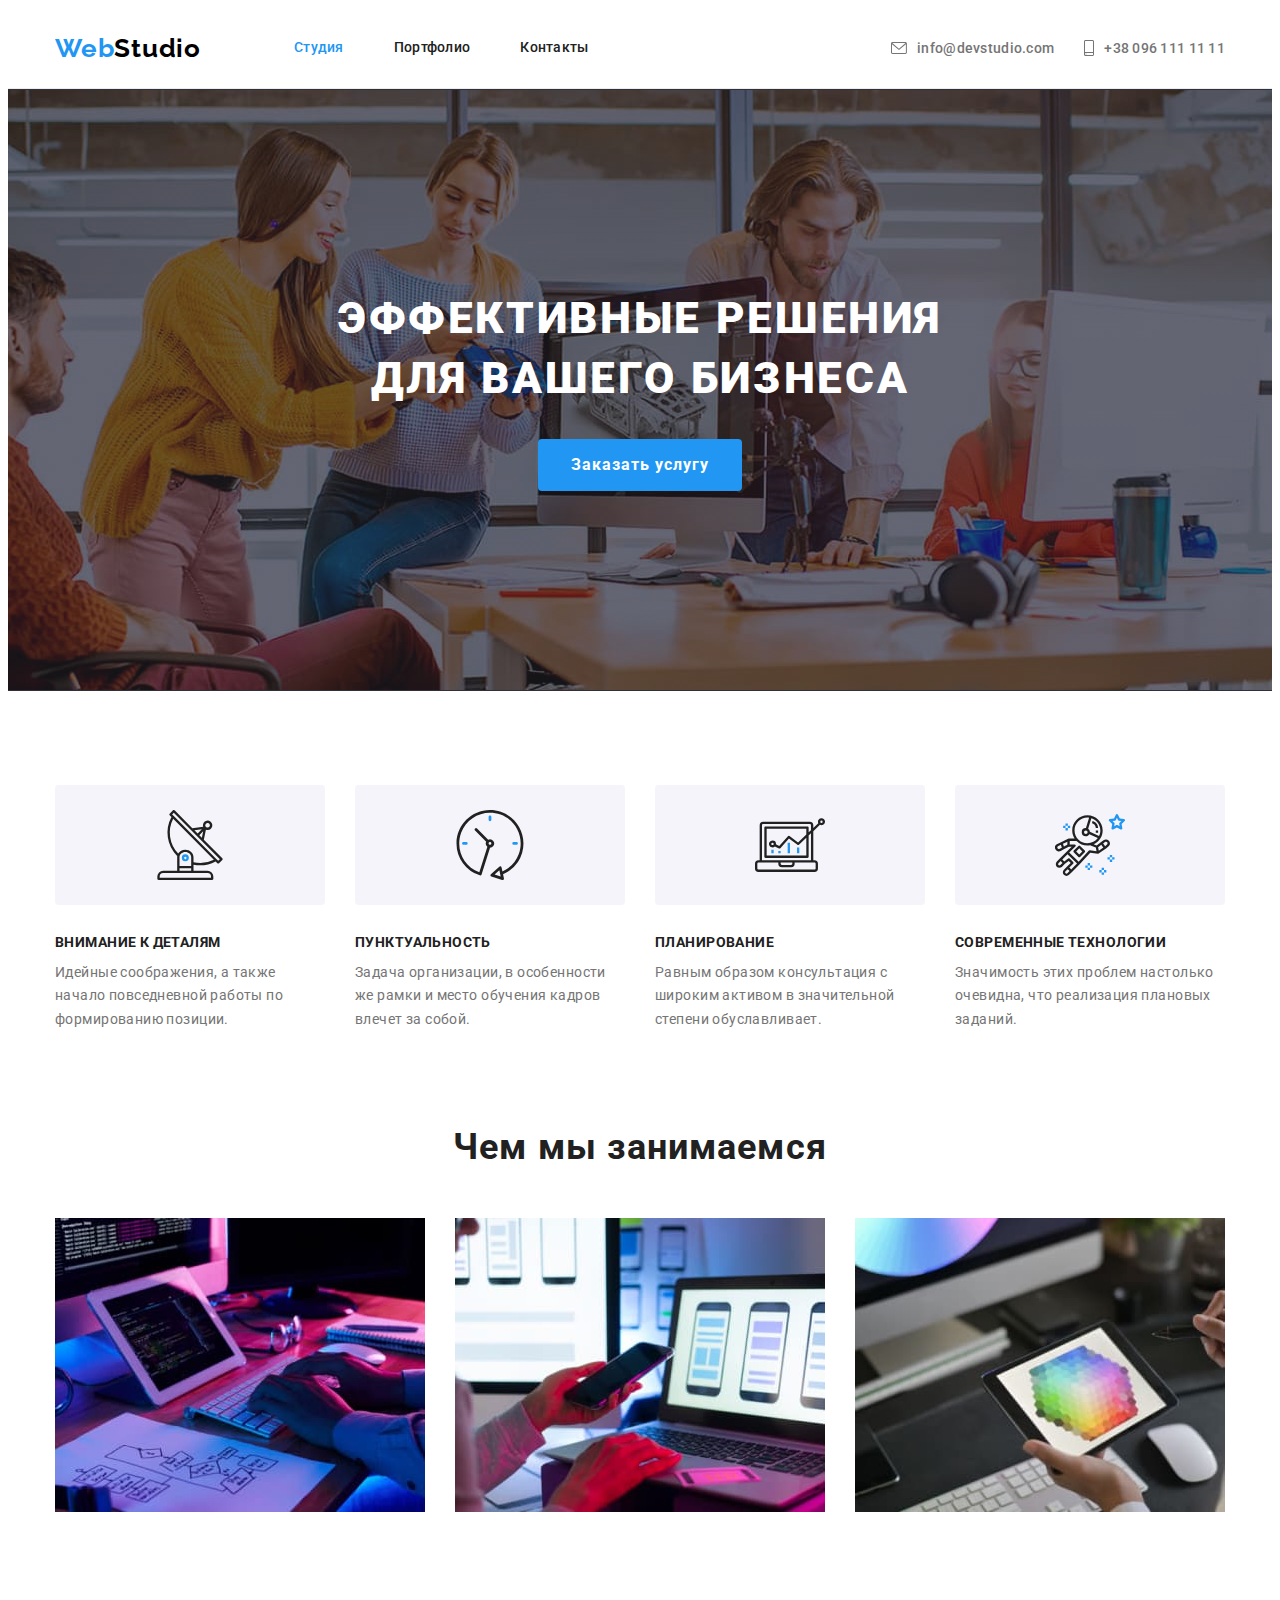
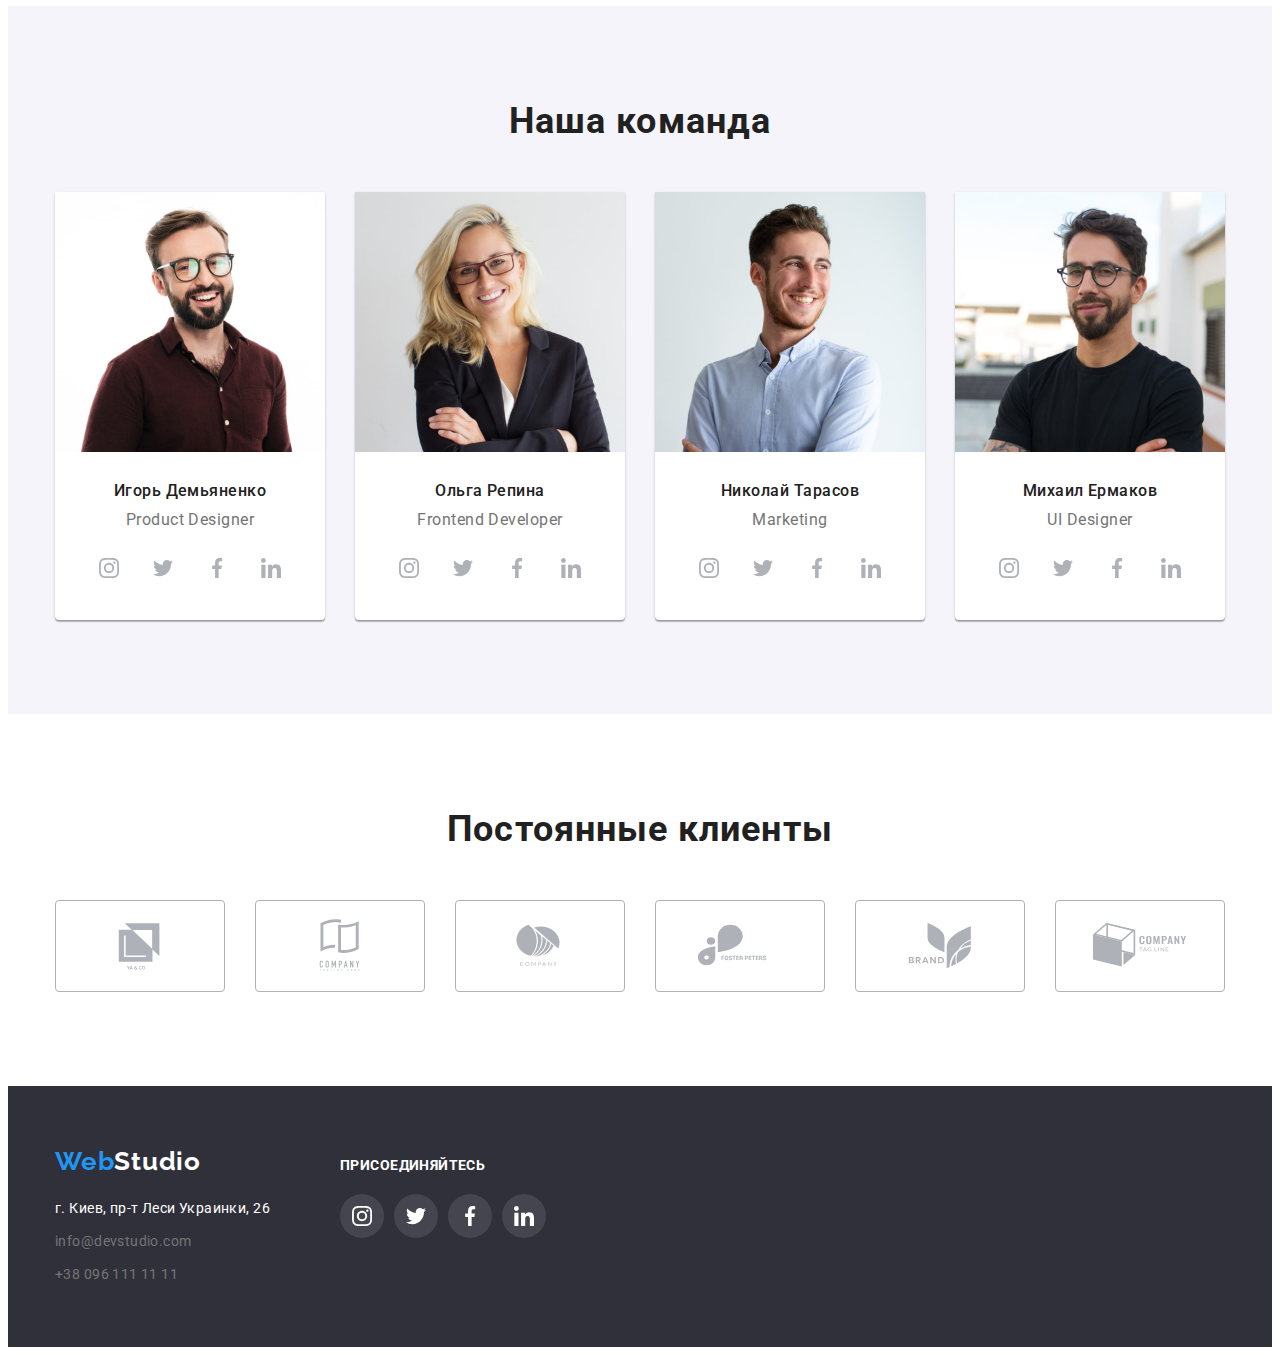
<file: index.html>
<!DOCTYPE html>
<html lang="ru">
  <head>
    <meta charset="UTF-8" />
    <meta http-equiv="X-UA-Compatible" content="IE=edge" />
    <meta name="viewport" content="width=device-width, initial-scale=1.0" />
    <title>WebStudio</title>
    <link rel="preconnect" href="https://fonts.googleapis.com" />
    <link rel="preconnect" href="https://fonts.gstatic.com" crossorigin />
    <link
      href="https://fonts.googleapis.com/css2?family=Raleway:wght@700&family=Roboto:wght@400;500;700;900&display=swap"
      rel="stylesheet"
    />
    <link
      rel="stylesheet"
      href="https://cdnjs.cloudflare.com/ajax/libs/modern-normalize/1.1.0/modern-normalize.min.css"
      integrity="sha512-wpPYUAdjBVSE4KJnH1VR1HeZfpl1ub8YT/NKx4PuQ5NmX2tKuGu6U/JRp5y+Y8XG2tV+wKQpNHVUX03MfMFn9Q=="
      crossorigin="anonymous"
      referrerpolicy="no-referrer"
    />
    <link rel="stylesheet" href="./css/styles.css" />
  </head>
  <body>
    <header class="page-header">
      <div class="container">
        <div class="container-head">
          <div class="nav-container">
            <a class="link logo" href="index.html"
              >Web<span class="accent-top">Studio</span></a
            >
            <nav>
              <ul class="list header-list">
                <li class="header-item">
                  <a class="link header-link current" href="">Студия</a>
                </li>
                <li class="header-item">
                  <a class="link header-link" href="./portfolio.html"
                    >Портфолио</a
                  >
                </li>
                <li class="header-item">
                  <a class="link header-link" href="">Контакты</a>
                </li>
              </ul>
            </nav>
          </div>

          <ul class="list header-connect">
            <li class="header-item">
              <a
                class="link header-link set-link"
                href="mailto:info@devstudio.com"
              >
                <svg class="connect-icon" width="16" height="12">
                  <use href="./images/icons.svg#icon-mail-logo"></use>
                </svg>
                info@devstudio.com</a
              >
            </li>
            <li class="header-item">
              <a class="link header-link set-link" href="tel:+380961111111">
                <svg class="connect-icon" width="10" height="16">
                  <use href="./images/icons.svg#icon-smartphone"></use>
                </svg>
                +38 096 111 11 11</a
              >
            </li>
          </ul>
        </div>
      </div>
    </header>

    <!--section hero-->
    <main>
      <section class="hero">
        <div class="container-hero">
          <h1 class="hero-title">
            Эффективные решения <br />
            для вашего бизнеса
          </h1>
          <button type="button" class="hero-button">Заказать услугу</button>
        </div>
      </section>
      <!--section services-->
      <section class="section">
        <div class="container">
          <h2 class="visually-hidden">Особенности</h2>
          <ul class="list card-set">
            <li class="item services-item details-icon">
              <h3 class="services-title">Внимание к деталям</h3>
              <p class="services-pre-title">
                Идейные соображения, а также начало повседневной работы по
                формированию позиции.
              </p>
            </li>
            <li class="item services-item punctual-icon">
              <h3 class="services-title">Пунктуальность</h3>
              <p class="services-pre-title">
                Задача организации, в особенности же рамки и место обучения
                кадров влечет за собой.
              </p>
            </li>
            <li class="item services-item plan-icon">
              <h3 class="services-title">Планирование</h3>
              <p class="services-pre-title">
                Равным образом консультация с широким активом в значительной
                степени обуславливает.
              </p>
            </li>
            <li class="item services-item technology-icon">
              <h3 class="services-title">Современные технологии</h3>
              <p class="services-pre-title">
                Значимость этих проблем настолько очевидна, что реализация
                плановых заданий.
              </p>
            </li>
          </ul>
        </div>
      </section>
      <!-- section what are we doing-->
      <section class="section doing">
        <div class="container">
          <h2 class="section-title">Чем мы занимаемся</h2>
          <ul class="list card-set">
            <li class="item doing-item">
              <img
                src="./images/keyboard-img.jpg"
                alt="разработка программного обеспечения"
                width="370"
                height="294"
              />
            </li>
            <li class="item doing-item">
              <img
                src="./images/notebook-img.jpg"
                alt="написание мобильного дизайна"
                width="370"
                height="294"
              />
            </li>
            <li class="item doing-item">
              <img
                src="./images/tablet-img.jpg"
                alt="подбор цветовых гамм для ваших проектов"
                width="370"
                height="294"
              />
            </li>
          </ul>
        </div>
      </section>
      <!--section our team-->
      <section class="section team">
        <div class="container">
          <h2 class="section-title">Наша команда</h2>
          <ul class="list card-set">
            <li class="item team-item">
              <img
                src="./images/product-designer-img.jpg"
                alt="Игорь Демьяненко - Product Designer"
                width="270"
                height="260"
              />
              <div class="card-title">
                <h3 class="team-pre-title">Игорь Демьяненко</h3>
                <p class="team-post">Product Designer</p>
                <ul class="list social-card">
                  <li class="social-item">
                    <a
                      class="link social-card-link"
                      href="https://www.instagram.com"
                      target="_blank"
                      rel="noopener noreferrer"
                    >
                      <svg
                        class="icon-card-social"
                        width="20"
                        height="20"
                        aria-label="instagram"
                      >
                        <use href="./images/icons.svg#icon-instagram-2"></use>
                      </svg>
                    </a>
                  </li>
                  <li class="social-item">
                    <a
                      class="link social-card-link"
                      href="https://twitter.com"
                      target="_blank"
                      rel="noopener noreferrer"
                    >
                      <svg
                        class="icon-card-social"
                        width="20"
                        height="20"
                        aria-label="twitter"
                      >
                        <use
                          href="./images/icons.svg#icon-twitter-1"
                        ></use></svg
                    ></a>
                  </li>
                  <li class="social-item">
                    <a
                      class="link social-card-link"
                      href="https://www.facebook.com/"
                      target="_blank"
                      rel="noopener noreferrer"
                    >
                      <svg
                        class="icon-social"
                        width="20"
                        height="20"
                        aria-label="facebook"
                      >
                        <use
                          href="./images/icons.svg#icon-facebook-1"
                        ></use></svg
                    ></a>
                  </li>
                  <li class="social-item">
                    <a
                      class="link social-card-link"
                      href="https://ru.linkedin.com/"
                      target="_blank"
                      rel="noopener noreferrer"
                    >
                      <svg
                        class="icon-social"
                        width="20"
                        height="20"
                        aria-label="linkedin"
                      >
                        <use
                          href="./images/icons.svg#icon-linkedin-1"
                        ></use></svg
                    ></a>
                  </li>
                </ul>
              </div>
            </li>
            <li class="item team-item">
              <img
                src="./images/frontend-developer-img.jpg"
                alt="Ольга Репина - Frontend Developer"
                width="270"
                height="260"
              />
              <div class="card-title">
                <h3 class="team-pre-title">Ольга Репина</h3>
                <p class="team-post">Frontend Developer</p>
                <ul class="list social-card">
                  <li class="social-item">
                    <a
                      class="link social-card-link"
                      href="https://www.instagram.com"
                      target="_blank"
                      rel="noopener noreferrer"
                    >
                      <svg
                        class="icon-card-social"
                        width="20"
                        height="20"
                        aria-label="instagram"
                      >
                        <use href="./images/icons.svg#icon-instagram-2"></use>
                      </svg>
                    </a>
                  </li>
                  <li class="social-item">
                    <a
                      class="link social-card-link"
                      href="https://twitter.com"
                      target="_blank"
                      rel="noopener noreferrer"
                    >
                      <svg
                        class="icon-card-social"
                        width="20"
                        height="20"
                        aria-label="twitter"
                      >
                        <use
                          href="./images/icons.svg#icon-twitter-1"
                        ></use></svg
                    ></a>
                  </li>
                  <li class="social-item">
                    <a
                      class="link social-card-link"
                      href="https://www.facebook.com/"
                      target="_blank"
                      rel="noopener noreferrer"
                    >
                      <svg
                        class="icon-social"
                        width="20"
                        height="20"
                        aria-label="facebook"
                      >
                        <use
                          href="./images/icons.svg#icon-facebook-1"
                        ></use></svg
                    ></a>
                  </li>
                  <li class="social-item">
                    <a
                      class="link social-card-link"
                      href="https://ru.linkedin.com/"
                      target="_blank"
                      rel="noopener noreferrer"
                    >
                      <svg
                        class="icon-social"
                        width="20"
                        height="20"
                        aria-label="linkedin"
                      >
                        <use
                          href="./images/icons.svg#icon-linkedin-1"
                        ></use></svg
                    ></a>
                  </li>
                </ul>
              </div>
            </li>
            <li class="item team-item">
              <img
                src="./images/marketing-img.jpg"
                alt="Николай Тарасов - Marketing"
                width="270"
                height="260"
              />
              <div class="card-title">
                <h3 class="team-pre-title">Николай Тарасов</h3>
                <p class="team-post">Marketing</p>
                <ul class="list social-card">
                  <li class="social-item">
                    <a
                      class="link social-card-link"
                      href="https://www.instagram.com"
                      target="_blank"
                      rel="noopener noreferrer"
                    >
                      <svg
                        class="icon-card-social"
                        width="20"
                        height="20"
                        aria-label="instagram"
                      >
                        <use href="./images/icons.svg#icon-instagram-2"></use>
                      </svg>
                    </a>
                  </li>
                  <li class="social-item">
                    <a
                      class="link social-card-link"
                      href="https://twitter.com"
                      target="_blank"
                      rel="noopener noreferrer"
                    >
                      <svg
                        class="icon-card-social"
                        width="20"
                        height="20"
                        aria-label="twitter"
                      >
                        <use
                          href="./images/icons.svg#icon-twitter-1"
                        ></use></svg
                    ></a>
                  </li>
                  <li class="social-item">
                    <a
                      class="link social-card-link"
                      href="https://www.facebook.com/"
                      target="_blank"
                      rel="noopener noreferrer"
                    >
                      <svg
                        class="icon-social"
                        width="20"
                        height="20"
                        aria-label="facebook"
                      >
                        <use
                          href="./images/icons.svg#icon-facebook-1"
                        ></use></svg
                    ></a>
                  </li>
                  <li class="social-item">
                    <a
                      class="link social-card-link"
                      href="https://ru.linkedin.com/"
                      target="_blank"
                      rel="noopener noreferrer"
                    >
                      <svg
                        class="icon-social"
                        width="20"
                        height="20"
                        aria-label="linkedin"
                      >
                        <use
                          href="./images/icons.svg#icon-linkedin-1"
                        ></use></svg
                    ></a>
                  </li>
                </ul>
              </div>
            </li>
            <li class="item team-item">
              <img
                src="./images/ui-designer-img.jpg"
                alt="Михаил Ермаков - UI Designer"
                width="270"
                height="260"
              />
              <div class="card-title">
                <h3 class="team-pre-title">Михаил Ермаков</h3>
                <p class="team-post">UI Designer</p>
                <ul class="list social-card">
                  <li class="social-item">
                    <a
                      class="link social-card-link"
                      href="https://www.instagram.com"
                      target="_blank"
                      rel="noopener noreferrer"
                    >
                      <svg
                        class="icon-card-social"
                        width="20"
                        height="20"
                        aria-label="instagram"
                      >
                        <use href="./images/icons.svg#icon-instagram-2"></use>
                      </svg>
                    </a>
                  </li>
                  <li class="social-item">
                    <a
                      class="link social-card-link"
                      href="https://twitter.com"
                      target="_blank"
                      rel="noopener noreferrer"
                    >
                      <svg
                        class="icon-card-social"
                        width="20"
                        height="20"
                        aria-label="twitter"
                      >
                        <use
                          href="./images/icons.svg#icon-twitter-1"
                        ></use></svg
                    ></a>
                  </li>
                  <li class="social-item">
                    <a
                      class="link social-card-link"
                      href="https://www.facebook.com/"
                      target="_blank"
                      rel="noopener noreferrer"
                    >
                      <svg
                        class="icon-social"
                        width="20"
                        height="20"
                        aria-label="facebook"
                      >
                        <use
                          href="./images/icons.svg#icon-facebook-1"
                        ></use></svg
                    ></a>
                  </li>
                  <li class="social-item">
                    <a
                      class="link social-card-link"
                      href="https://ru.linkedin.com/"
                      target="_blank"
                      rel="noopener noreferrer"
                    >
                      <svg
                        class="icon-social"
                        width="20"
                        height="20"
                        aria-label="linkedin"
                      >
                        <use
                          href="./images/icons.svg#icon-linkedin-1"
                        ></use></svg
                    ></a>
                  </li>
                </ul>
              </div>
            </li>
          </ul>
        </div>
      </section>
      <!-- section our clients -->
      <section class="section clients">
        <div class="container">
          <h2 class="section-title">Постоянные клиенты</h2>
          <ul class="list card-set">
            <li class="item clients-item">
              <a
                class="link clients-link"
                href=""
                target="_blank"
                rel="noopener noreferrer"
              >
                <svg class="icon-clients" width="106" height="60">
                  <use href="./images/icons.svg#icon-company-1"></use>
                </svg>
              </a>
            </li>
            <li class="item clients-item">
              <a
                class="link clients-link"
                href=""
                target="_blank"
                rel="noopener noreferrer"
              >
                <svg class="icon-clients" width="106" height="60">
                  <use href="./images/icons.svg#icon-company-2"></use>
                </svg>
              </a>
            </li>
            <li class="item clients-item">
              <a
                class="link clients-link"
                href=""
                target="_blank"
                rel="noopener noreferrer"
              >
                <svg class="icon-clients" width="106" height="60">
                  <use href="./images/icons.svg#icon-company-3"></use>
                </svg>
              </a>
            </li>
            <li class="item clients-item">
              <a
                class="link clients-link"
                href=""
                target="_blank"
                rel="noopener noreferrer"
              >
                <svg class="icon-clients" width="106" height="60">
                  <use href="./images/icons.svg#icon-company-4"></use>
                </svg>
              </a>
            </li>
            <li class="item clients-item">
              <a
                class="link clients-link"
                href=""
                target="_blank"
                rel="noopener noreferrer"
              >
                <svg class="icon-clients" width="106" height="60">
                  <use href="./images/icons.svg#icon-company-5"></use>
                </svg>
              </a>
            </li>
            <li class="item clients-item">
              <a
                class="link clients-link"
                href=""
                target="_blank"
                rel="noopener noreferrer"
              >
                <svg class="icon-clients" width="106" height="60">
                  <use href="./images/icons.svg#icon-company-6"></use>
                </svg>
              </a>
            </li>
          </ul>
        </div>
      </section>
    </main>
    <!--section footer-->
    <footer class="footer">
      <div class="container">
        <div class="container-address">
          <a class="link logo" href="index.html"
            >Web<span class="accent-foot">Studio</span></a
          >
          <address class="address">
            <ul class="list address-list">
              <li class="address-item">
                <a
                  class="link"
                  href="https://goo.gl/maps/kdyRsUSUZegwHqDn6"
                  target="_blank"
                  rel="noopener noreferrer"
                  ><span class="address-city"
                    >г. Киев, пр-т Леси Украинки, 26</span
                  ></a
                >
              </li>
              <li class="address-item connect">
                <a class="link" href="mailto:info@devstudio.com"
                  >info@devstudio.com</a
                >
              </li>
              <li class="address-item connect">
                <a class="link" href="tel:+380961111111">+38 096 111 11 11</a>
              </li>
            </ul>
          </address>
        </div>
        <div class="container-social">
          <h3 class="social-title">присоединяйтесь</h3>
          <ul class="list social-card">
            <li class="social-item">
              <a
                class="link social-card-link"
                href="https://www.instagram.com"
                target="_blank"
                rel="noopener noreferrer"
              >
                <svg
                  class="icon-social"
                  width="20"
                  height="20"
                  aria-label="instagram"
                >
                  <use href="./images/icons.svg#icon-instagram-2"></use>
                </svg>
              </a>
            </li>
            <li class="social-item">
              <a
                class="link social-card-link"
                href="https://twitter.com"
                target="_blank"
                rel="noopener noreferrer"
              >
                <svg
                  class="icon-social"
                  width="20"
                  height="20"
                  aria-label="twitter"
                >
                  <use href="./images/icons.svg#icon-twitter-1"></use></svg
              ></a>
            </li>
            <li class="social-item">
              <a
                class="link social-card-link"
                href="https://www.facebook.com/"
                target="_blank"
                rel="noopener noreferrer"
              >
                <svg
                  class="icon-social"
                  width="20"
                  height="20"
                  aria-label="facebook"
                >
                  <use href="./images/icons.svg#icon-facebook-1"></use></svg
              ></a>
            </li>
            <li class="social-item">
              <a
                class="link social-card-link"
                href="https://ru.linkedin.com/"
                target="_blank"
                rel="noopener noreferrer"
              >
                <svg
                  class="icon-social"
                  width="20"
                  height="20"
                  aria-label="linkedin"
                >
                  <use href="./images/icons.svg#icon-linkedin-1"></use></svg
              ></a>
            </li>
          </ul>
        </div>
      </div>
    </footer>
  </body>
</html>
</file>
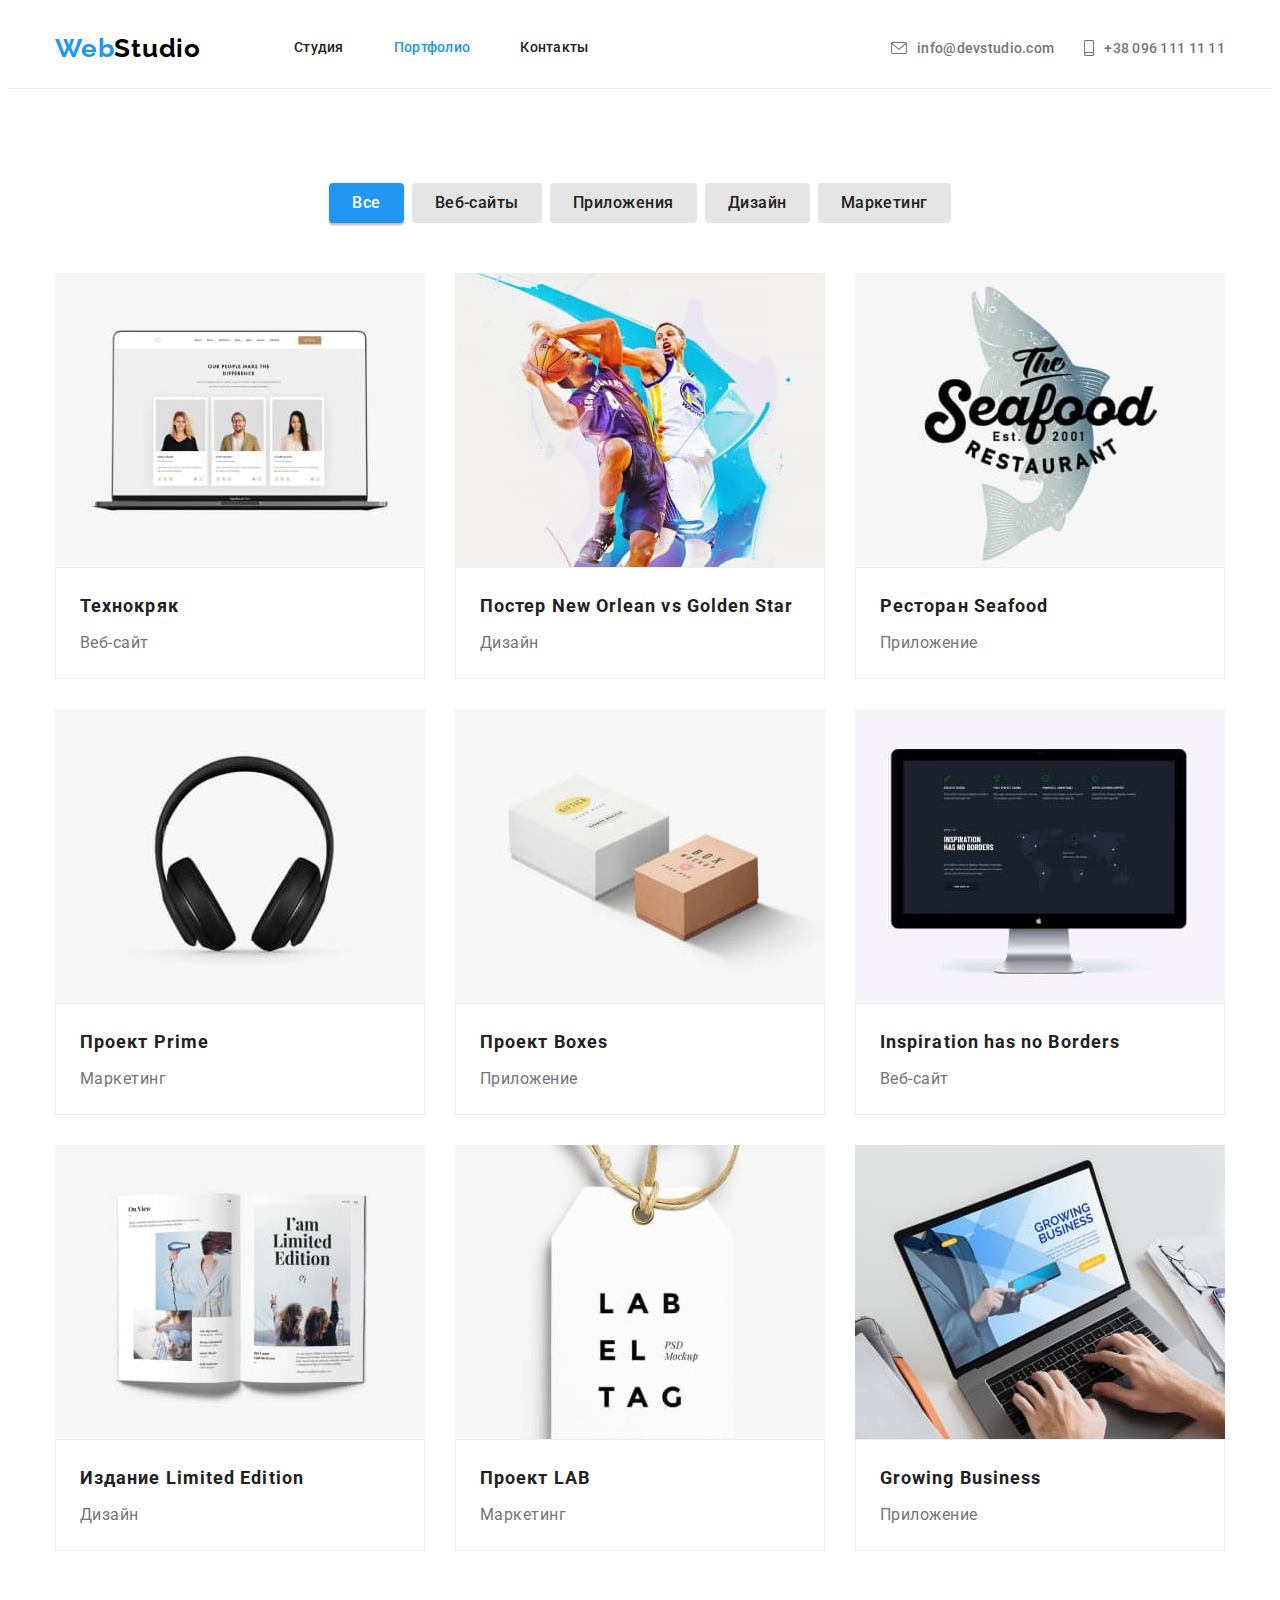
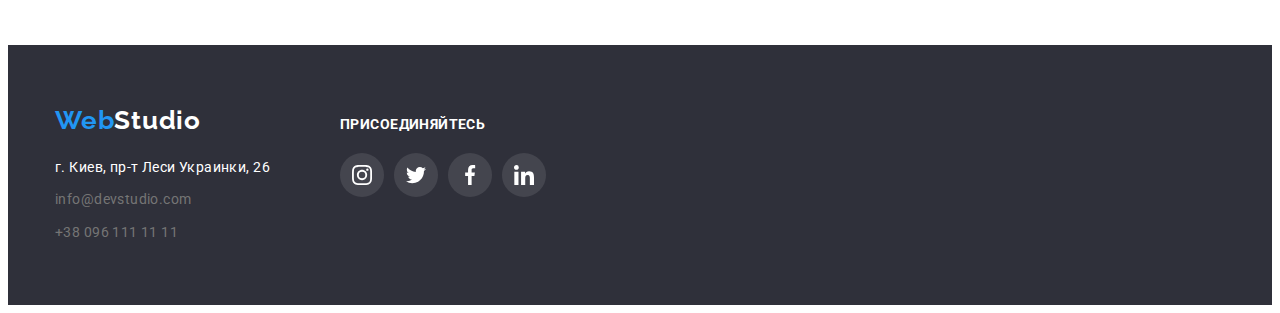
<file: portfolio.html>
<!DOCTYPE html>
<html lang="ru">
  <head>
    <meta charset="UTF-8" />
    <meta http-equiv="X-UA-Compatible" content="IE=edge" />
    <meta name="viewport" content="width=device-width, initial-scale=1.0" />
    <link rel="preconnect" href="https://fonts.googleapis.com" />
    <link rel="preconnect" href="https://fonts.gstatic.com" crossorigin />
    <link
      href="https://fonts.googleapis.com/css2?family=Raleway:wght@700&family=Roboto:wght@400;500;700;900&display=swap"
      rel="stylesheet"
    />
    <link
      rel="stylesheet"
      href="https://cdnjs.cloudflare.com/ajax/libs/modern-normalize/1.1.0/modern-normalize.min.css"
      integrity="sha512-wpPYUAdjBVSE4KJnH1VR1HeZfpl1ub8YT/NKx4PuQ5NmX2tKuGu6U/JRp5y+Y8XG2tV+wKQpNHVUX03MfMFn9Q=="
      crossorigin="anonymous"
      referrerpolicy="no-referrer"
    />
    <link rel="stylesheet" href="./css/styles.css" />
    <title>Portfolio</title>
  </head>
  <body>
    <!-- header section -->
    <header class="page-header">
      <div class="container">
        <div class="container-head">
          <div class="nav-container">
            <a class="link logo" href="index.html"
              >Web<span class="accent-top">Studio</span></a
            >
            <nav>
              <ul class="list header-list">
                <li class="header-item">
                  <a class="link header-link" href="./index.html">Студия</a>
                </li>
                <li class="header-item">
                  <a class="link header-link current" href="">Портфолио</a>
                </li>
                <li class="header-item">
                  <a class="link header-link" href="">Контакты</a>
                </li>
              </ul>
            </nav>
          </div>

          <ul class="list header-connect">
            <li class="header-item">
              <a
                class="link header-link set-link"
                href="mailto:info@devstudio.com"
              >
                <svg class="connect-icon" width="16" height="12">
                  <use href="./images/icons.svg#icon-mail-logo"></use>
                </svg>
                info@devstudio.com</a
              >
            </li>
            <li class="header-item">
              <a class="link header-link set-link" href="tel:+380961111111">
                <svg class="connect-icon" width="10" height="16">
                  <use href="./images/icons.svg#icon-smartphone"></use>
                </svg>
                +38 096 111 11 11</a
              >
            </li>
          </ul>
        </div>
      </div>
    </header>
    <!-- main section -->
    <main>
      <section class="section">
        <h1 class="visually-hidden">Примеры наших работ</h1>
        <div class="container">
          <ul class="list btn-list">
            <li class="example-item">
              <button class="link example-btn active" type="button">Все</button>
            </li>
            <li class="example-item">
              <button class="link example-btn" type="button">Веб-сайты</button>
            </li>
            <li class="example-item">
              <button class="link example-btn" type="button">Приложения</button>
            </li>
            <li class="example-item">
              <button class="link example-btn" type="button">Дизайн</button>
            </li>
            <li class="example-item">
              <button class="link example-btn" type="button">Маркетинг</button>
            </li>
          </ul>

          <!-- CONTAINER CARDS -->

          <ul class="list card-set">
            <li class="item pf-item">
              <a
                class="link pf-link"
                href=""
                target="_blank"
                rel="noopener noreferrer"
                ><img
                  src="./images/website-tehnokryak.jpg"
                  alt="Веб-сайт Технокряк"
                  width="370"
                  height="294"
                />
                <div class="pf-wrapper">
                  <h2 class="pf-title">Технокряк</h2>
                  <p class="pf-pre-title">Веб-сайт</p>
                </div>
              </a>
            </li>
            <li class="item pf-item">
              <a
                class="link pf-link"
                href=""
                target="_blank"
                rel="noopener noreferrer"
                ><img
                  src="./images/design.jpg"
                  alt="Постер Нью-Орлеан против Голд-Стар"
                  width="370"
                  height="294"
                />
                <div class="pf-wrapper">
                  <h2 class="pf-title">
                    Постер <span lang="en">New Orlean vs Golden Star</span>
                  </h2>
                  <p class="pf-pre-title">Дизайн</p>
                </div>
              </a>
            </li>
            <li class="item pf-item">
              <a
                class="link pf-link"
                href=""
                target="_blank"
                rel="noopener noreferrer"
                ><img
                  src="./images/app-rest-seafood.jpg"
                  alt="Ресторан Сиафуд"
                  width="370"
                  height="294"
                />
                <div class="pf-wrapper">
                  <h2 class="pf-title">
                    Ресторан <span lang="en">Seafood</span>
                  </h2>
                  <p class="pf-pre-title">Приложение</p>
                </div>
              </a>
            </li>
            <li class="item pf-item">
              <a
                class="link pf-link"
                href=""
                target="_blank"
                rel="noopener noreferrer"
                ><img
                  src="./images/marketing-project-prime.jpg"
                  alt="Проект Прайм"
                  width="370"
                  height="294"
                />
                <div class="pf-wrapper">
                  <h2 class="pf-title">Проект <span lang="en">Prime</span></h2>
                  <p class="pf-pre-title">Маркетинг</p>
                </div>
              </a>
            </li>
            <li class="item pf-item">
              <a
                class="link pf-link"
                href=""
                target="_blank"
                rel="noopener noreferrer"
                ><img
                  src="./images/app-project-boxes.jpg"
                  alt="Проект Боксы"
                  width="370"
                  height="294"
                />
                <div class="pf-wrapper">
                  <h2 class="pf-title">Проект <span lang="en">Boxes</span></h2>
                  <p class="pf-pre-title">Приложение</p>
                </div>
              </a>
            </li>
            <li class="item pf-item">
              <a
                class="link pf-link"
                href=""
                target="_blank"
                rel="noopener noreferrer"
                ><img
                  src="./images/website-inspiration-has-no-borders.jpg"
                  alt="У вдохновения нет границ"
                  width="370"
                  height="294"
                />
                <div class="pf-wrapper">
                  <h2 class="pf-title">
                    <span lang="en">Inspiration has no Borders</span>
                  </h2>
                  <p class="pf-pre-title">Веб-сайт</p>
                </div>
              </a>
            </li>
            <li class="item pf-item">
              <a
                class="link pf-link"
                href=""
                target="_blank"
                rel="noopener noreferrer"
                ><img
                  src="./images/design-limited-edition.jpg"
                  alt="издание лимитед эдишн"
                  width="370"
                  height="294"
                />
                <div class="pf-wrapper">
                  <h2 class="pf-title">
                    Издание <span lang="en">Limited Edition</span>
                  </h2>
                  <p class="pf-pre-title">Дизайн</p>
                </div>
              </a>
            </li>
            <li class="item pf-item">
              <a
                class="link pf-link"
                href=""
                target="_blank"
                rel="noopener noreferrer"
                ><img
                  src="./images/marketing-project-lab.jpg"
                  alt="Проект ЛАБ"
                  width="370"
                  height="294"
                />
                <div class="pf-wrapper">
                  <h2 class="pf-title">Проект <span lang="en">LAB</span></h2>
                  <p class="pf-pre-title">Маркетинг</p>
                </div>
              </a>
            </li>
            <li class="item pf-item">
              <a
                class="link pf-link"
                href=""
                target="_blank"
                rel="noopener noreferrer"
                ><img
                  src="./images/app-growing-business.jpg"
                  alt="Растущий бизнес"
                  width="370"
                  height="294"
                />
                <div class="pf-wrapper">
                  <h2 class="pf-title">
                    <span lang="en">Growing Business</span>
                  </h2>
                  <p class="pf-pre-title">Приложение</p>
                </div>
              </a>
            </li>
          </ul>
        </div>
      </section>
    </main>
    <!--section footer-->
    <footer class="footer">
      <div class="container">
        <div class="container-address">
          <a class="link logo" href="index.html"
            >Web<span class="accent-foot">Studio</span></a
          >
          <address class="address">
            <ul class="list address-list">
              <li class="address-item">
                <a
                  class="link"
                  href="https://goo.gl/maps/kdyRsUSUZegwHqDn6"
                  target="_blank"
                  rel="noopener noreferrer"
                  ><span class="address-city"
                    >г. Киев, пр-т Леси Украинки, 26</span
                  ></a
                >
              </li>
              <li class="address-item connect">
                <a class="link" href="mailto:info@devstudio.com"
                  >info@devstudio.com</a
                >
              </li>
              <li class="address-item connect">
                <a class="link" href="tel:+380961111111">+38 096 111 11 11</a>
              </li>
            </ul>
          </address>
        </div>
        <div class="container-social">
          <h3 class="social-title">присоединяйтесь</h3>
          <ul class="list social-card">
            <li class="social-item">
              <a
                class="link social-card-link"
                href="https://www.instagram.com"
                target="_blank"
                rel="noopener noreferrer"
              >
                <svg
                  class="icon-social"
                  width="20"
                  height="20"
                  aria-label="instagram"
                >
                  <use href="./images/icons.svg#icon-instagram-2"></use>
                </svg>
              </a>
            </li>
            <li class="social-item">
              <a
                class="link social-card-link"
                href="https://twitter.com"
                target="_blank"
                rel="noopener noreferrer"
              >
                <svg
                  class="icon-social"
                  width="20"
                  height="20"
                  aria-label="twitter"
                >
                  <use href="./images/icons.svg#icon-twitter-1"></use></svg
              ></a>
            </li>
            <li class="social-item">
              <a
                class="link social-card-link"
                href="https://www.facebook.com/"
                target="_blank"
                rel="noopener noreferrer"
              >
                <svg
                  class="icon-social"
                  width="20"
                  height="20"
                  aria-label="facebook"
                >
                  <use href="./images/icons.svg#icon-facebook-1"></use></svg
              ></a>
            </li>
            <li class="social-item">
              <a
                class="link social-card-link"
                href="https://ru.linkedin.com/"
                target="_blank"
                rel="noopener noreferrer"
              >
                <svg
                  class="icon-social"
                  width="20"
                  height="20"
                  aria-label="linkedin"
                >
                  <use href="./images/icons.svg#icon-linkedin-1"></use></svg
              ></a>
            </li>
          </ul>
        </div>
      </div>
    </footer>
  </body>
</html>
</file>
<file: css/styles.css>
:root {
  --text-color: #757575;
  --brand-color: #212121;
  --accent-color: #2196f3;
  --accent-precolor: #188ce8;
  --primary-color: #ffffff;
  --bacground-color: #2f303a;
  --background-precolor: #f5f4fa;
  --accent-topcolor: #000000;
  --button-color: #e5e5e5;
  --border-cardscolor: #eeeeee;
  --primary-color-icons: #afb1b8;
  --card-set-gap: 30px;
}
html {
  box-sizing: border-box;
}

*,
*::after,
*::before {
  box-sizing: inherit;
}

h1,
h2,
h3,
h4,
h5,
h6,
p {
  margin-top: 0;
  margin-bottom: 0;
}

img {
  display: block;
  max-width: 100%;
  height: auto;
}
body {
  font-family: "Roboto", sans-serif;
  font-size: 14px;
  line-height: 1.71;
  letter-spacing: 0.03em;
  color: var(--text-color);
}
.list {
  list-style: none;
  padding-left: 0;
  margin: 0;
}
.link {
  text-decoration: none;
  color: inherit;
}
.visually-hidden {
  position: absolute;
  white-space: nowrap;
  width: 1px;
  height: 1px;
  overflow: hidden;
  border: 0;
  padding: 0;
  clip: rect(0 0 0 0);
  clip-path: inset(50%);
  margin: -1px;
}
.container {
  width: 1200px;
  margin-left: auto;
  margin-right: auto;
  padding: 0 15px;
}
button {
  border: 1px solid transparent;
}
.section {
  padding-top: 94px;
  padding-bottom: 94px;
}
.item {
  margin-top: 30px;
  margin-left: 30px;
}

.card-set {
  display: flex;
  flex-wrap: wrap;
  margin-top: -30px;
  margin-left: -30px;
}

/* ------------------Header----------------------*/
.page-header {
  border-bottom: 1px solid #ececec;
}
.container-head {
  display: flex;
  align-items: center;
}
.nav-container {
  display: flex;
  justify-content: space-between;
  align-items: center;
}
.logo {
  font-family: Raleway;
  font-weight: bold;
  font-size: 26px;
  line-height: 1.19;
  letter-spacing: 0.03em;
  color: var(--accent-color);
  display: inline-block;
  margin-right: 93px;
}
.accent-top {
  color: var(--accent-topcolor);
}
.header-list {
  color: var(--brand-color);
  display: flex;
}
.header-item:not(:last-child) {
  margin-right: 50px;
}
.header-connect > .header-item:nth-child(1) {
  margin-right: 30px;
}

.header-connect {
  display: flex;
  justify-content: space-between;
  margin-left: auto;
}

.header-link {
  font-weight: 500;
  line-height: 16px;
  letter-spacing: 0.02em;
  padding: 32px 0;
}

.set-link {
  display: flex;
  align-items: center;
}

.connect-icon {
  margin-right: 10px;
  fill: currentColor;
}

.header-link:focus,
.header-link:hover,
.current {
  color: var(--accent-color);
}

/* ------------------------Hero------------------------- */
.hero {
  background-color: var(--bacground-color);
  text-align: center;
}

.container-hero {
  background-image: linear-gradient(
      rgba(47, 48, 58, 0.4),
      rgba(47, 48, 58, 0.4)
    ),
    url(../images/hero-image.jpg);
  max-width: 1600px;
  background-repeat: no-repeat;
  background-position: center;
  padding-top: 200px;
  padding-bottom: 200px;
  margin: 0 auto;
}

.hero-title {
  font-weight: 900;
  font-size: 44px;
  line-height: 1.36;
  text-align: center;
  letter-spacing: 0.06em;
  text-transform: uppercase;
  color: var(--primary-color);
  margin-bottom: 30px;
}
.hero-button {
  background-color: var(--accent-color);
  font-family: inherit;
  font-weight: bold;
  font-size: 16px;
  line-height: 1.87;
  letter-spacing: 0.06em;
  color: var(--primary-color);
  cursor: pointer;
  border-radius: 4px;
  padding: 10px 32px;
}
.hero-button:hover,
.hero-button:focus {
  background-color: var(--accent-precolor);
}

/* -------------------Services--------------------------- */

.services-item {
  flex-basis: calc(100% / 4 - var(--card-set-gap));
}

.services-item::before {
  content: "";
  display: block;
  margin-bottom: 30px;
  background-color: var(--background-precolor);
  height: 120px;
  background-size: 70px, 70px;
  background-repeat: no-repeat;
  background-position: center;
  border-radius: 4px;
}

.details-icon::before {
  background-image: url(../images/antenna.svg);
}

.punctual-icon::before {
  background-image: url(../images/clock.svg);
}

.plan-icon::before {
  background-image: url(../images/diagram.svg);
}

.technology-icon::before {
  background-image: url(../images/astronaut.svg);
}

.services-title {
  font-size: 14px;
  line-height: 1.14;
  letter-spacing: 0.03em;
  text-transform: uppercase;
  color: var(--brand-color);
  margin-bottom: 10px;
}

/* ---------------------------Doing---------------------------- */

main .doing {
  padding-top: 0;
}

.section-title {
  font-weight: bold;
  font-size: 36px;
  line-height: 42px;
  text-align: center;
  letter-spacing: 0.03em;
  color: var(--brand-color);
  margin-bottom: 50px;
}

.doing-item {
  flex-basis: calc(100% / 3 - var(--card-set-gap));
}
/* ---------------------------Team---------------------------- */

.team {
  background-color: var(--background-precolor);
}

.team-item {
  background: var(--primary-color);
  box-shadow: 0px 1px 3px rgba(0, 0, 0, 0.12), 0px 1px 1px rgba(0, 0, 0, 0.14),
    0px 2px 1px rgba(0, 0, 0, 0.2);
  flex-basis: calc(100% / 4 - var(--card-set-gap));
  border-radius: 0px 0px 4px 4px;
}

.team-post,
.team-pre-title {
  font-size: 16px;
  line-height: 1.18;
  text-align: center;
  letter-spacing: 0.03em;
  margin-bottom: 16px;
}
.team-pre-title {
  font-weight: 500;
  color: var(--brand-color);
  margin-bottom: 10px;
}
.card-title {
  padding: 30px 32px;
}

.social-card {
  display: flex;
  align-items: center;
}

.social-card-link {
  display: flex;
  color: var(--primary-color-icons);
  width: 44px;
  height: 44px;
  border-radius: 50%;
  align-items: center;
  justify-content: center;
}

.social-card-link:hover,
.social-card-link:focus {
  background-color: var(--accent-color);
  color: var(--primary-color);
}

.icon-card-social {
  fill: currentColor;
}

/* ------------------------------Section Portfolio-------------------------- */

/* ---------------------Portfolio button---------------- */

.example-btn {
  font-weight: 500;
  font-size: 16px;
  font-family: inherit;
  line-height: 1.62;
  text-align: center;
  letter-spacing: 0.03em;
  color: var(--brand-color);
  cursor: pointer;
  padding: 6px 22px;
  border-radius: 4px;
  background-color: var(--button-color);
}
.example-item {
  margin-right: 8px;
}
.example-item:last-child {
  margin-right: 0;
}

.example-btn:hover,
.example-btn:focus,
.active {
  color: var(--primary-color);
  background-color: var(--accent-color);
  box-shadow: 0px 3px 1px rgba(0, 0, 0, 0.1), 0px 1px 2px rgba(0, 0, 0, 0.08),
    0px 2px 2px rgba(0, 0, 0, 0.12);
  border-radius: 4px;
}

.btn-list {
  display: flex;
  justify-content: center;
  margin-bottom: 50px;
}
/* ------------------------- Portfolio items ------------------------------*/

.pf-item {
  flex-basis: calc(100% / 3 - var(--card-set-gap));
}
.pf-link {
  display: flex;
  flex-direction: column;
}

.pf-link:hover,
.pf-link:focus {
  box-shadow: 0px 1px 1px rgba(0, 0, 0, 0.12), 0px 4px 4px rgba(0, 0, 0, 0.06),
    1px 4px 6px rgba(0, 0, 0, 0.16);
}

.pf-title {
  font-size: 18px;
  line-height: 2;
  letter-spacing: 0.06em;
  color: var(--brand-color);
  margin-bottom: 4px;
}

.pf-pre-title {
  font-size: 16px;
  line-height: 1.87;
  letter-spacing: 0.03em;
}
.pf-wrapper {
  padding: 20px 24px;
  border: 1px solid var(--border-cardscolor);
}

/* -------------------------Our Clients-------------------- */

.clients-link {
  display: flex;
  justify-content: center;
  align-items: center;
  width: 170px;
  height: 92px;
  flex-basis: calc(100% / 6 - var(--card-set-gap));
  border: 1px solid var(--primary-color-icons);
  border-radius: 4px;
}

.clients-link:hover,
.clients-link:focus {
  border: 1px solid var(--accent-color);
}

.clients-link:hover > .icon-clients,
.clients-link:focus > .icon-clients {
  fill: var(--accent-color);
}

.clients-item {
  background-color: var(--primary-color);
}

.clients-icon {
  justify-content: center;
  align-items: center;
  fill: var(--primary-color-icons);
}

.icon-clients {
  fill: var(--primary-color-icons);
}
/* -------------------------Footer------------------------ */

.footer {
  background-color: var(--bacground-color);
  padding-top: 60px;
  padding-bottom: 60px;
}
.footer .logo {
  margin-right: 0;
  margin-bottom: 20px;
}
.address-list {
  display: flex;
  justify-content: center;
  flex-direction: column;
}
.accent-foot {
  color: var(--primary-color);
}
.address {
  font-style: normal;
  display: flex;
}
.address-city {
  color: var(--primary-color);
}
.connect .link:focus,
.connect .link:hover {
  color: #b6b6b6;
}
.address-item {
  margin-top: 0;
  margin-bottom: 9px;
}
.address-item:last-child {
  margin-bottom: 0;
}

/* -----------------------Social------------------------- */
.footer > .container {
  display: flex;
  align-items: baseline;
}

.container-social {
  margin-left: 70px;
}

.social-title {
  display: inline-block;
  font-size: 14px;
  line-height: 1.14;
  text-transform: uppercase;
  color: var(--primary-color);
  margin-bottom: 20px;
}

.social-item:not(:last-child) {
  margin-right: 10px;
}

.footer .social-card-link {
  color: var(--primary-color);
  background-color: rgba(255, 255, 255, 0.1);
}

.footer .social-card-link:hover,
.footer .social-card-link:focus {
  background-color: var(--accent-color);
}
.icon-social {
  fill: currentColor;
}
</file>
